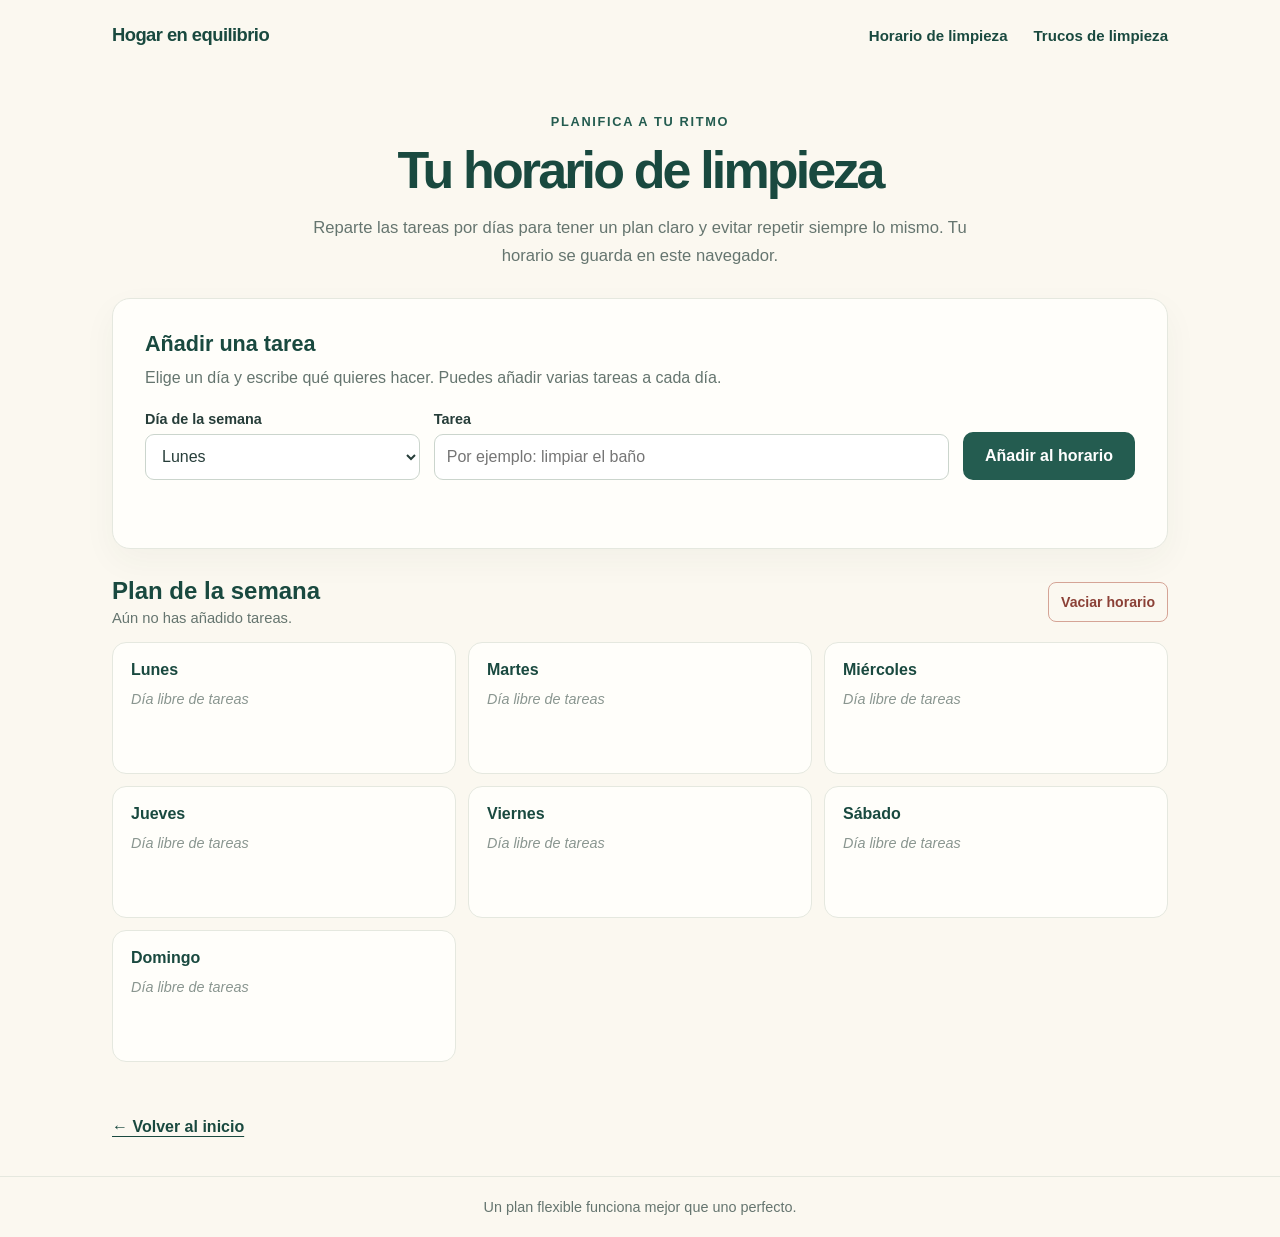
<file: horario.html>
<!DOCTYPE html>
<html lang="es">
<head>
    <meta charset="UTF-8">
    <meta name="viewport" content="width=device-width, initial-scale=1.0">
    <meta name="description" content="Crea y guarda un horario semanal para organizar las tareas de limpieza de casa.">
    <title>Horario de limpieza | Hogar en equilibrio</title>
    <link rel="stylesheet" href="css/estilos.css">
    <script src="js/horario.js" defer></script>
</head>
<body>
    <header class="site-header">
        <a class="brand" href="index.html">Hogar en equilibrio</a>
        <nav aria-label="Navegación principal">
            <a href="horario.html" aria-current="page">Horario de limpieza</a>
            <a href="trucos.html">Trucos de limpieza</a>
        </nav>
    </header>

    <main>
        <section class="page-intro">
            <p class="eyebrow">Planifica a tu ritmo</p>
            <h1>Tu horario de limpieza</h1>
            <p>Reparte las tareas por días para tener un plan claro y evitar repetir siempre lo mismo. Tu horario se guarda en este navegador.</p>
        </section>

        <section class="panel" aria-labelledby="add-task-title">
            <h2 id="add-task-title">Añadir una tarea</h2>
            <p class="form-help">Elige un día y escribe qué quieres hacer. Puedes añadir varias tareas a cada día.</p>
            <form class="task-form" id="task-form">
                <div class="field">
                    <label for="task-day">Día de la semana</label>
                    <select id="task-day" name="day" required>
                        <option value="lunes">Lunes</option>
                        <option value="martes">Martes</option>
                        <option value="miercoles">Miércoles</option>
                        <option value="jueves">Jueves</option>
                        <option value="viernes">Viernes</option>
                        <option value="sabado">Sábado</option>
                        <option value="domingo">Domingo</option>
                    </select>
                </div>
                <div class="field">
                    <label for="task-name">Tarea</label>
                    <input id="task-name" name="task" type="text" maxlength="80" placeholder="Por ejemplo: limpiar el baño" required>
                </div>
                <button class="button" type="submit">Añadir al horario</button>
            </form>
            <p class="status-message" id="status-message" role="status" aria-live="polite"></p>
        </section>

        <section class="schedule-section" aria-labelledby="week-title">
            <div class="schedule-heading">
                <div>
                    <h2 id="week-title">Plan de la semana</h2>
                    <p id="task-count">Aún no has añadido tareas.</p>
                </div>
                <button class="clear-button" id="clear-schedule" type="button">Vaciar horario</button>
            </div>
            <div class="week-grid" id="week-grid" aria-live="polite"></div>
        </section>

        <a class="back-link" href="index.html">← Volver al inicio</a>
    </main>

    <footer class="site-footer">
        <p>Un plan flexible funciona mejor que uno perfecto.</p>
    </footer>
</body>
</html>
</file>
<file: css/estilos.css>
:root {
    color-scheme: light;
    --ink: #263d39;
    --muted: #65756f;
    --green: #245c50;
    --green-dark: #19493f;
    --mint: #e5f1e9;
    --cream: #fbf8f0;
    --coral: #e9a98e;
    --line: #e5e8df;
    --white: #fffefa;
}

* {
    box-sizing: border-box;
}

body {
    min-width: 320px;
    min-height: 100vh;
    margin: 0;
    background: var(--cream);
    color: var(--ink);
    font-family: "Segoe UI", Tahoma, Geneva, Verdana, sans-serif;
}

a {
    color: inherit;
}

.site-header {
    display: flex;
    align-items: center;
    justify-content: space-between;
    gap: 24px;
    max-width: 1120px;
    margin: 0 auto;
    padding: 24px 32px;
}

.brand {
    color: var(--green-dark);
    font-size: 1.15rem;
    font-weight: 750;
    letter-spacing: -0.03em;
    text-decoration: none;
}

.site-header nav {
    display: flex;
    flex-wrap: wrap;
    gap: 26px;
}

.site-header nav a,
.text-link {
    color: var(--green-dark);
    font-size: 0.94rem;
    font-weight: 650;
    text-decoration: none;
}

.site-header nav a:hover,
.text-link:hover {
    text-decoration: underline;
    text-underline-offset: 4px;
}

main {
    width: min(100% - 40px, 1056px);
    margin: 0 auto;
}

.hero {
    display: grid;
    grid-template-columns: minmax(0, 1.1fr) minmax(280px, 0.9fr);
    align-items: center;
    gap: clamp(28px, 5vw, 58px);
    margin-top: 24px;
    padding: clamp(32px, 5vw, 56px);
    border-radius: 28px;
    background: var(--mint);
    text-align: left;
}

.hero-content {
    min-width: 0;
}

.hero h1 {
    margin-left: 0;
}

.hero-image {
    display: block;
    width: 100%;
    height: clamp(250px, 34vw, 390px);
    border-radius: 20px;
    object-fit: cover;
    object-position: center;
}

.eyebrow {
    margin: 0 0 14px;
    color: var(--green);
    font-size: 0.8rem;
    font-weight: 750;
    letter-spacing: 0.13em;
    text-transform: uppercase;
}

h1,
h2,
p {
    margin-top: 0;
}

h1 {
    max-width: 720px;
    margin: 0 auto;
    color: var(--green-dark);
    font-size: clamp(2.2rem, 6vw, 4.25rem);
    letter-spacing: -0.055em;
    line-height: 1.05;
}

.hero-copy {
    max-width: 610px;
    margin: 22px 0 0;
    color: #4c625b;
    font-size: 1.08rem;
    line-height: 1.75;
}

.hero-actions {
    display: flex;
    flex-wrap: wrap;
    justify-content: flex-start;
    gap: 12px;
    margin-top: 30px;
}

.button {
    display: inline-flex;
    min-height: 48px;
    align-items: center;
    justify-content: center;
    padding: 12px 20px;
    border: 2px solid var(--green);
    border-radius: 10px;
    background: var(--green);
    color: white;
    font: inherit;
    font-weight: 700;
    text-align: center;
    text-decoration: none;
    cursor: pointer;
    transition: background-color 140ms ease, transform 140ms ease;
}

.button:hover {
    transform: translateY(-1px);
    background: var(--green-dark);
}

.button-secondary {
    border-color: var(--green);
    background: transparent;
    color: var(--green-dark);
}

.button-secondary:hover {
    background: rgba(255, 255, 255, 0.7);
}

.feature-grid {
    display: grid;
    grid-template-columns: repeat(2, minmax(0, 1fr));
    gap: 20px;
    margin: 26px 0 58px;
}

.feature-card,
.panel,
.tip-card {
    border: 1px solid var(--line);
    border-radius: 18px;
    background: var(--white);
    box-shadow: 0 12px 34px rgba(38, 61, 57, 0.045);
}

.feature-card {
    overflow: hidden;
    padding: 0 0 26px;
}

.feature-image {
    display: block;
    width: 100%;
    height: 190px;
    margin-bottom: 22px;
    object-fit: cover;
}

.feature-card h2 {
    margin: 0 24px 10px;
    color: var(--green-dark);
    font-size: 1.35rem;
}

.feature-card p,
.tip-card p {
    color: var(--muted);
    line-height: 1.7;
}

.feature-card > p,
.feature-card > a {
    margin-right: 24px;
    margin-left: 24px;
}

.feature-card .text-link {
    display: inline-block;
    margin-top: 4px;
}

.page-intro {
    max-width: 700px;
    margin: 44px auto 28px;
    text-align: center;
}

.page-intro h1 {
    font-size: clamp(2.1rem, 5vw, 3.25rem);
}

.page-intro > p:last-child {
    margin: 16px 0 0;
    color: var(--muted);
    font-size: 1.04rem;
    line-height: 1.7;
}

.panel {
    padding: clamp(20px, 4vw, 32px);
}

.panel h2 {
    margin-bottom: 8px;
    color: var(--green-dark);
    font-size: 1.35rem;
}

.form-help {
    margin-bottom: 20px;
    color: var(--muted);
    line-height: 1.6;
}

.task-form {
    display: grid;
    grid-template-columns: minmax(150px, 0.8fr) minmax(200px, 1.5fr) auto;
    align-items: end;
    gap: 14px;
}

.field {
    display: grid;
    gap: 7px;
}

.field label {
    color: var(--ink);
    font-size: 0.9rem;
    font-weight: 700;
}

.field input,
.field select {
    width: 100%;
    min-height: 46px;
    padding: 10px 12px;
    border: 1px solid #cbd5cd;
    border-radius: 9px;
    background: white;
    color: var(--ink);
    font: inherit;
}

.field input:focus,
.field select:focus,
.button:focus-visible,
a:focus-visible,
.task-action:focus-visible,
.task-edit-input:focus,
.task-day-select:focus-visible {
    outline: 3px solid #e8a68b;
    outline-offset: 3px;
}

.task-form .button {
    white-space: nowrap;
}

.status-message {
    min-height: 1.5em;
    margin: 14px 0 0;
    color: var(--green-dark);
    font-size: 0.94rem;
}

.status-message.is-error {
    color: #a33428;
}

.schedule-section {
    margin: 28px 0 56px;
}

.schedule-heading {
    display: flex;
    align-items: center;
    justify-content: space-between;
    gap: 16px;
    margin-bottom: 16px;
}

.schedule-heading h2 {
    margin: 0;
    color: var(--green-dark);
    font-size: 1.5rem;
}

.schedule-heading p {
    margin: 5px 0 0;
    color: var(--muted);
    font-size: 0.92rem;
}

.clear-button {
    min-height: 40px;
    padding: 8px 12px;
    border: 1px solid #d5a496;
    border-radius: 8px;
    background: transparent;
    color: #8b4036;
    font: inherit;
    font-size: 0.88rem;
    font-weight: 650;
    cursor: pointer;
}

.clear-button:hover {
    background: #fff0e9;
}

.week-grid {
    display: grid;
    grid-template-columns: repeat(2, minmax(0, 1fr));
    gap: 12px;
}

.day-card {
    min-height: 132px;
    padding: 18px;
    border: 1px solid var(--line);
    border-radius: 14px;
    background: var(--white);
}

.day-card h3 {
    margin: 0 0 12px;
    color: var(--green-dark);
    font-size: 1rem;
}

.day-card ul {
    display: grid;
    gap: 9px;
    margin: 0;
    padding: 0;
    list-style: none;
}

.day-card li {
    display: flex;
    align-items: flex-start;
    justify-content: space-between;
    flex-wrap: wrap;
    gap: 10px;
    color: #4c625b;
    font-size: 0.94rem;
}

.day-card li > span {
    flex: 1 1 100%;
}

.task-actions {
    display: flex;
    align-items: center;
    flex-wrap: wrap;
    gap: 6px;
}

.task-action {
    flex: 0 0 auto;
    padding: 4px 8px;
    border: 0;
    border-radius: 6px;
    font: inherit;
    font-size: 0.8rem;
    cursor: pointer;
}

.task-edit-form {
    display: flex;
    flex: 1 1 100%;
    align-items: center;
    flex-wrap: wrap;
    margin: 0;
    gap: 6px;
}

.task-edit-input {
    flex: 1 1 140px;
    min-width: 0;
    min-height: 32px;
    padding: 4px 6px;
    border: 1px solid #cbd5cd;
    border-radius: 6px;
    color: var(--ink);
    font: inherit;
    font-size: 0.8rem;
}

.edit-day,
.save-day {
    background: #e8f0e9;
    color: var(--green-dark);
}

.cancel-edit {
    background: #f0f1ef;
    color: #4c625b;
}

.task-day-select {
    min-height: 32px;
    max-width: 100%;
    padding: 4px 6px;
    border: 1px solid #cbd5cd;
    border-radius: 6px;
    background: white;
    color: var(--ink);
    font: inherit;
    font-size: 0.8rem;
}

.remove-task {
    background: #f8ece6;
    color: #8b4036;
}

.empty-day {
    margin: 0;
    color: #8a9690;
    font-size: 0.9rem;
    font-style: italic;
}

.tip-grid {
    display: grid;
    grid-template-columns: repeat(2, minmax(0, 1fr));
    gap: 16px;
    margin: 0 0 28px;
}

.tip-card {
    overflow: hidden;
    padding: 24px;
}

.tip-card .tip-image {
    display: block;
    width: calc(100% + 48px);
    height: 190px;
    margin: -24px -24px 20px;
    object-fit: cover;
}

.tip-card .tip-label {
    margin-bottom: 10px;
    color: #9a5c43;
    font-size: 0.78rem;
    font-weight: 750;
    letter-spacing: 0.1em;
    text-transform: uppercase;
}

.tip-card h2 {
    margin-bottom: 9px;
    color: var(--green-dark);
    font-size: 1.2rem;
}

.tip-card p {
    margin: 0;
}

.video-section {
    margin: 0 0 28px;
    padding: clamp(22px, 4vw, 34px);
    border-radius: 18px;
    background: #edf3eb;
}

.video-section h2 {
    margin: 0 0 8px;
    color: var(--green-dark);
    font-size: 1.55rem;
}

.video-intro {
    margin: 0 0 20px;
    color: var(--muted);
}

.video-links {
    display: grid;
    grid-template-columns: repeat(3, minmax(0, 1fr));
    gap: 12px;
}

.video-link {
    display: flex;
    min-height: 74px;
    align-items: center;
    gap: 12px;
    padding: 14px;
    border: 1px solid #dce5dc;
    border-radius: 12px;
    background: var(--white);
    color: var(--ink);
    text-decoration: none;
    transition: transform 140ms ease, border-color 140ms ease;
}

.video-link:hover {
    transform: translateY(-2px);
    border-color: #9db9a5;
}

.play-icon {
    display: grid;
    width: 36px;
    height: 36px;
    flex: 0 0 auto;
    place-items: center;
    border-radius: 50%;
    background: #f9e9de;
    color: #9a5c43;
    font-size: 0.8rem;
}

.video-link strong,
.video-link small {
    display: block;
}

.video-link strong {
    font-size: 0.9rem;
}

.video-link small {
    margin-top: 4px;
    color: var(--muted);
    font-size: 0.78rem;
}

.external-icon {
    margin-left: auto;
    color: var(--green);
}

.safety-note {
    margin: 0 0 56px;
    padding: 20px 22px;
    border-left: 4px solid var(--coral);
    border-radius: 8px;
    background: #fff1e9;
    color: #68483c;
    line-height: 1.65;
}

.safety-note strong {
    color: #713e30;
}

.back-link {
    display: inline-block;
    margin: 0 0 40px;
    color: var(--green-dark);
    font-weight: 650;
    text-decoration-thickness: 1px;
    text-underline-offset: 4px;
}

.site-footer {
    padding: 22px 20px;
    border-top: 1px solid var(--line);
    color: var(--muted);
    font-size: 0.9rem;
    text-align: center;
}

.site-footer p {
    margin: 0;
}

@media (min-width: 760px) {
    .week-grid {
        grid-template-columns: repeat(3, minmax(0, 1fr));
    }
}

@media (max-width: 650px) {
    .site-header {
        align-items: flex-start;
        flex-direction: column;
        gap: 14px;
        padding: 20px;
    }

    .site-header nav {
        gap: 18px;
        font-size: 0.9rem;
    }

    main {
        width: min(100% - 28px, 1056px);
    }

    .hero {
        grid-template-columns: 1fr;
        margin-top: 8px;
        border-radius: 20px;
    }

    .hero-image {
        height: 230px;
    }

    .hero-actions {
        justify-content: flex-start;
    }

    .feature-grid,
    .tip-grid,
    .video-links {
        grid-template-columns: 1fr;
    }

    .task-form {
        grid-template-columns: 1fr;
    }

    .task-form .button {
        width: 100%;
    }

    .schedule-heading {
        align-items: flex-start;
        flex-direction: column;
    }
}
</file>
